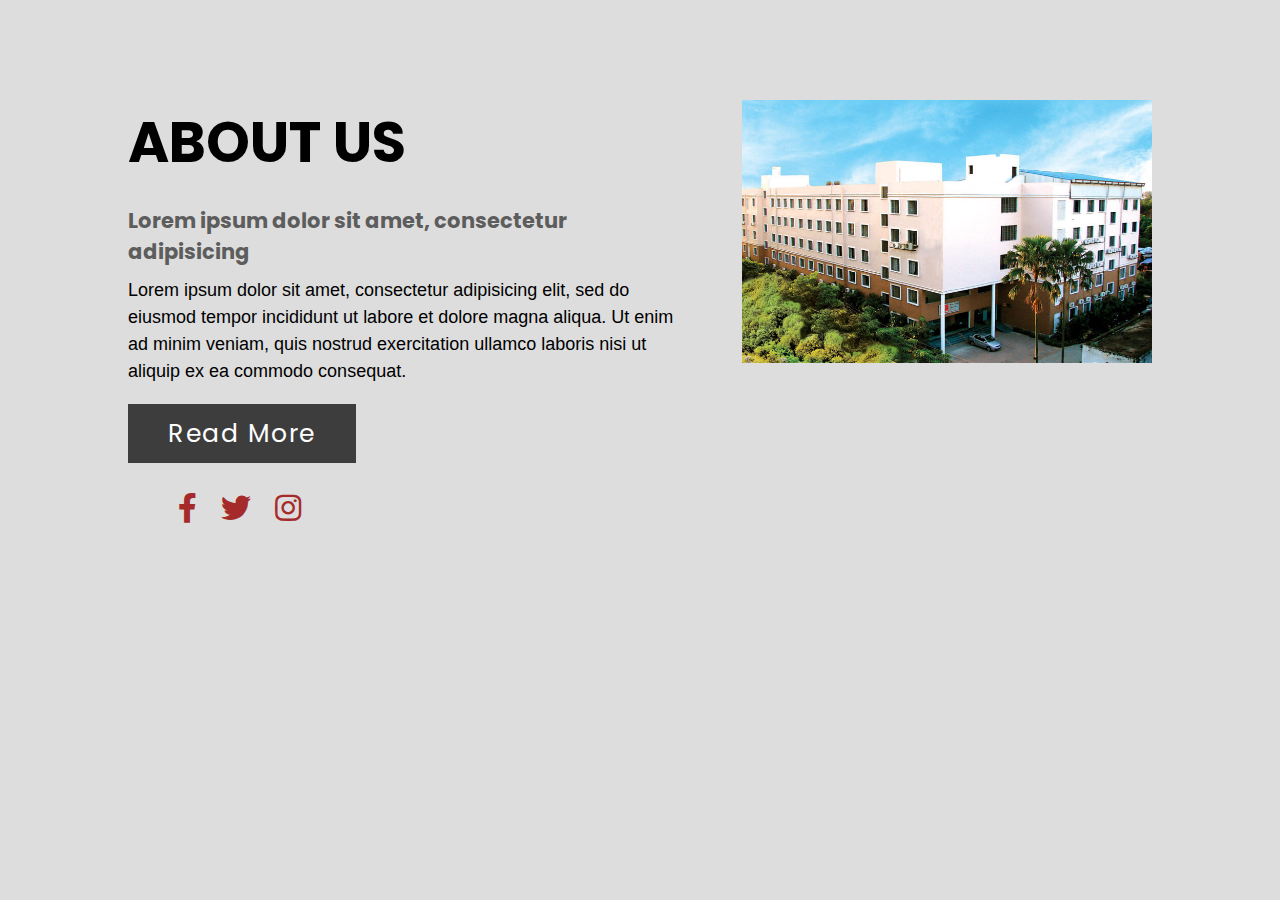
<file: Major Project - Copy/about.html>
<!DOCTYPE html>
<html>
<head>
	<title>About Us Section</title>
	<meta charset="utf-8">
	<meta name="viewport" content="width=device-width, initial-scale=1.0">
	<link rel="stylesheet" href="https://pro.fontawesome.com/releases/v5.10.0/css/all.css">
	<link rel="stylesheet" type="text/css" href="aboutcss.css">
</head>	
<body>
	<div class="section">
		<div class="container">
			<div class="content-section">
				<div class="title">
					<h1>About Us</h1>
				</div>
				<div class="content">
					<h3>Lorem ipsum dolor sit amet, consectetur adipisicing</h3>
					<p>Lorem ipsum dolor sit amet, consectetur adipisicing elit, sed do eiusmod
					tempor incididunt ut labore et dolore magna aliqua. Ut enim ad minim veniam,
					quis nostrud exercitation ullamco laboris nisi ut aliquip ex ea commodo
					consequat.</p>
					<div class="button">
						<a href="">Read More</a>
					</div>
				</div>
				<div class="social">
					<a href=""><i class="fab fa-facebook-f"></i></a>
					<a href=""><i class="fab fa-twitter"></i></a>
					<a href=""><i class="fab fa-instagram"></i></a>
				</div>
			</div>
			<div class="image-section">
				<img src="Gallary/nshm.jpg">
			</div>
		</div>
	</div>

	
</body>
</html>
</file>
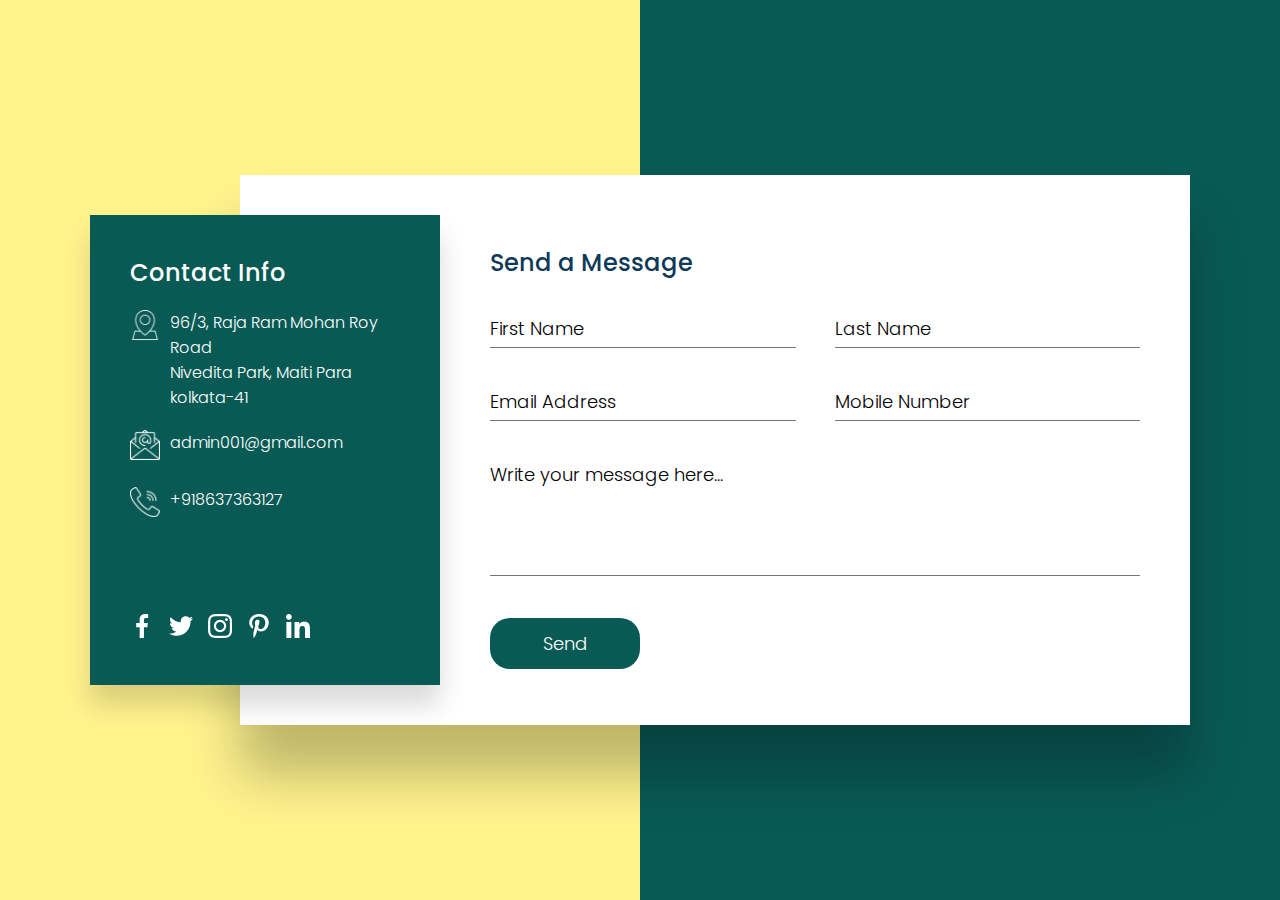
<file: Major Project - Copy/contact.html>
<?php
session_start();
?>
<!DOCTYPE html>
<html>
    <head>
        <meta charset="utf-8">
        <meta name="viewpoint" content="width=device-width, initial-scale=1.0">
        <title>Contact Us</title>
        <link rel="stylesheet" href="contactcss.css">
    </head>
    <body>
        <section>
            <div class="container">
                <div class="contactInfo">
                    <div>
                        <h2>Contact Info</h2>
                        <ul class="info">
                            <li>
                                <span><img src="Icone/loc.png"></span>
                                <span>96/3, Raja Ram Mohan Roy Road <br>
                                Nivedita Park, Maiti Para <br>
                                kolkata-41</span>
                            </li>
                            <li>
                                <span><img src="Icone/mail.png"></span>
                                <span>admin001@gmail.com</span>
                            </li>
                            <li>
                                <span><img src="Icone/call.png"></span>
                                <span>+918637363127</span>
                            </li>
                        </ul>
                    </div>
                    <ul class="sci"> 
                        <li><a href="#"><img src="Icone/face.png"></a> </li>
                        <li><a href="#"><img src="Icone/twit.png"></a> </li>
                        <li><a href="#"><img src="Icone/insta.png"></a> </li>
                        <li><a href="#"><img src="Icone/poin.png"></a> </li>
                        <li><a href="#"><img src="Icone/link.png"></a> </li>
                    </ul>
                </div>



                <div class="contactForm">
                    <h2>Send a Message</h2>
                    <form action="feedback.php" method="POST" class="formBox">
                        <div class="inputBox w50">
                            <input type="text" name="name" required>
                            <span>First Name</span>
                        </div>
                        <div class="inputBox w50">
                            <input type="text" name="last" required>
                            <span>Last Name</span>
                        </div>
                        <div class="inputBox w50">
                            <input type="email" name="email" required>
                            <span>Email Address</span>
                        </div>
                        <div class="inputBox w50">
                            <input type="text" name="mobile" required>
                            <span>Mobile Number</span>
                        </div>
                        <div class="inputBox w100">
                            <textarea required name="text"></textarea>
                            <span>Write your message here...</span>
                        </div>
                        <div class="inputBox w100">
                            <input type="submit" name="Feedback" value="Send">
                        </div>
                    </form>
                </div>
            </div>
        </section>
    </body>
</html>
</file>
<file: Major Project - Copy/aboutcss.css>
@import url('https://fonts.googleapis.com/css2?family=Poppins:wght@200;300;400&display=swap');
*{
	margin:0px;
	padding:0px;
	box-sizing: border-box;
	font-family: 'Poppins', sans-serif;
}
.section{
	width: 100%;
	min-height: 100vh;
	background-color: #ddd;
}
.container{
	width: 80%;
	display: block;
	margin:auto;
	padding-top: 100px;
}
.content-section{
	float: left;
	width: 55%;
}
.image-section{
	float: right;
	width: 40%;
}
.image-section img{
	width: 100%;
	height: auto;
}
.content-section .title{
	text-transform: uppercase;
	font-size: 28px;
}
.content-section .content h3{
	margin-top: 20px;
	color:#5d5d5d;
	font-size: 21px;
}
.content-section .content p{
	margin-top: 10px;
	font-family: sans-serif;
	font-size: 18px;
	line-height: 1.5;
}
.content-section .content .button{
	margin-top: 30px;
}
.content-section .content .button a{
	background-color: #3d3d3d;
	padding:12px 40px;
	text-decoration: none;
	color:#fff;
	font-size: 25px;
	letter-spacing: 1.5px;
}
.content-section .content .button a:hover{
	background-color: #a52a2a;
	color:#fff;
}
.content-section .social{
	margin: 40px 40px;
}
.content-section .social i{
	color:#a52a2a;
	font-size: 30px;
	padding:0px 10px;
}
.content-section .social i:hover{
	color:#3d3d3d;
}
@media screen and (max-width: 768px){
	.container{
	width: 80%;
	display: block;
	margin:auto;
	padding-top:50px;
}
.content-section{
	float:none;
	width:100%;
	display: block;
	margin:auto;
}
.image-section{
	float:none;
	width:100%;
	
}
.image-section img{
	width: 100%;
	height: auto;
	display: block;
	margin:auto;
}
.content-section .title{
	text-align: center;
	font-size: 19px;
}
.content-section .content .button{
	text-align: center;
}
.content-section .content .button a{
	padding:9px 30px;
}
.content-section .social{
	text-align: center;
}

}
</file>
<file: Major Project - Copy/contactcss.css>
@import url('https://fonts.googleapis.com/css2?family=Poppins:wght@200;300;400;500;600;700;800;900&display=swap');
*
{
    margin: 0;
    padding: 0;
    box-sizing: border-box;
    font-family: 'Poppins', sans-serif;
}
section{
    display: flex;
    justify-content: center;
    align-items: center;
    min-height: 100vh;
    background: #095a55;
}
section::before{
    content: '';
    position: absolute;
    top: 0;
    left: 0;
    width: 50%;
    height: 100%;
    background: #fff38e;
}
.container{
    position: relative;
    min-width: 1100px;
    min-height: 550px;
    display: flex;
    z-index: 1000;
}
.container .contactInfo{
    position: absolute;
    top: 40px;
    width: 350px;
    height: calc(100% - 80px);
    background: #095a55;
    z-index: 1;
    padding: 40px;
    display: flex;
    justify-content: center;
    flex-direction: column;
    justify-content: space-between;
    box-shadow: 0 20px 25px rgba(0, 0, 0, 0.15);
}
.container .contactInfo h2{
    color: #fff;
    font-size: 24px;
    font-weight: 500;
}
.container .contactInfo ul.info{
    position: relative;
    margin: 20px 0;
}
.container .contactInfo ul.info li {
    position: relative;
    list-style: none;
    display: flex;
    margin: 20px 0;
    cursor: pointer;
    align-items: flex-start;
}
.container .contactInfo ul.info li span:nth-child(1) {
    width: 30px;
    min-width: 30px;
}
.container .contactInfo ul.info li span:nth-child(1) img {
    max-width: 100%;
    filter: invert(1);
}
.container .contactInfo ul.info li span:nth-child(2) {
    color: #fff;
    margin-left: 10px;
    font-weight: 300;
}
.container .contactInfo ul.sci{
    position: relative;
    display: flex;
}
.container .contactInfo ul.sci li {
    list-style: none;
    margin-right: 15px;
}
.container .contactInfo ul.sci li a {
    text-decoration: none;
}
.container .contactInfo ul.sci li a img {
    filter: invert(1);
}
.container .contactForm{
    position: absolute;
    padding: 70px 50px;
    padding-left: 250px;
    margin-left: 150px;
    width: calc(100% - 150px);
    height: 100%;
    background: #fff;
    box-shadow: 0 50px 50px rgba(0, 0, 0, 0.25);
}
.container .contactForm h2 {
    color: #0f3959;
    font-size: 24px;
    font-weight: 500;
}
.container .contactForm .formBox {
    position: relative;
    display: flex;
    justify-content: space-between;
    flex-wrap: wrap;
    padding-top: 30px;
}
.container .contactForm .formBox .inputBox {
    position: relative;
    margin-bottom: 35px;
}
.container .contactForm .formBox .inputBox.w50 {
    width: 47%;
}
.container .contactForm .formBox .inputBox.w100 {
    width: 100%;
}
.container .contactForm .formBox .inputBox input,
.container .contactForm .formBox .inputBox textarea {

    width: 100%;
    resize: none;
    padding: 5px 0;
    font-size: 18px;
    font-weight: 300;
    color: #333;
    border: none;
    outline: none;
    border-bottom: 1px solid #777;
}
.container .contactForm .formBox .inputBox textarea {
    height: 120px;
}
.container .contactForm .formBox .inputBox span {
    position: absolute;
    left: 0;
    padding: 5px 0;
    pointer-events: none;
    font-size: 18px;
    font-weight: 300;
    transition: 0.3s;
}
.container .contactForm .formBox .inputBox input:focus ~ span,
.container .contactForm .formBox .inputBox input:valid ~ span,
.container .contactForm .formBox .inputBox textarea:focus ~ span,
.container .contactForm .formBox .inputBox textarea:valid ~ span {
    
    transform: translateY(-20px);
    font-size: 12px;
    font-weight: 400;
    letter-spacing: 1px;
    color: #095a55;
    font-weight: 500;
}
.container .contactForm .formBox .inputBox input[type="Submit"] {
    position: relative;
    cursor: pointer;
    border-radius: 20px;
    background: #095a55;
    color: #fff;
    border: none;
    max-width: 150px;
    padding: 12px;
}
.container .contactForm .formBox .inputBox input[type="Submit"]:hover {
    background: #c8951d;

}

/*now, make it responsive*/
@media (max-width : 1200px)
{
    .container
    {
        width: 90%;
        min-width: auto;
        margin: 20px;
        box-shadow: rgba(0, 0, 0, 0.2);
    }
    .container .contactInfo
    {
        top: 0;
        height: 550px;
        position: relative;
        box-shadow: none;
    }
    .container .contactForm
    {
        position: relative;
        width: calc(100% - 350px);
        padding-left: 0;
        margin-left: 0;
        padding: 40px;
        height: 550px;
        bo
    }
}
@media (max-width : 991px)
{
    section
    {
        background: #fff38e;
    }
    section::before
    {
        display: none;
    }
    .container
    {
        display: flex;
        flex-direction: column-reverse;
    }
    .container .contactForm
    {
        width: 100%;
        height: auto;
    }
    .container .contactInfo
    {
        width: 100%;
        height: auto;
        flex-direction: row;
    }
    .container .contactInfo ul.sci
    {
        position: relative;
        display: flex;
        justify-content: center;
        align-items: center;
    }
}
@media (max-width : 600px){
    .container .contactForm
    {
        padding: 25px;
    }
    .container .contactInfo
    {
        padding: 25px;
        flex-direction: column;
        align-items: flex-start;
    }
    .container .contactInfo ul.sci
    {
        margin-top: 40px;
    }
    .container .contactForm .formBox .inputBox.w50
    {
        width: 100%;
    }
}
</file>
